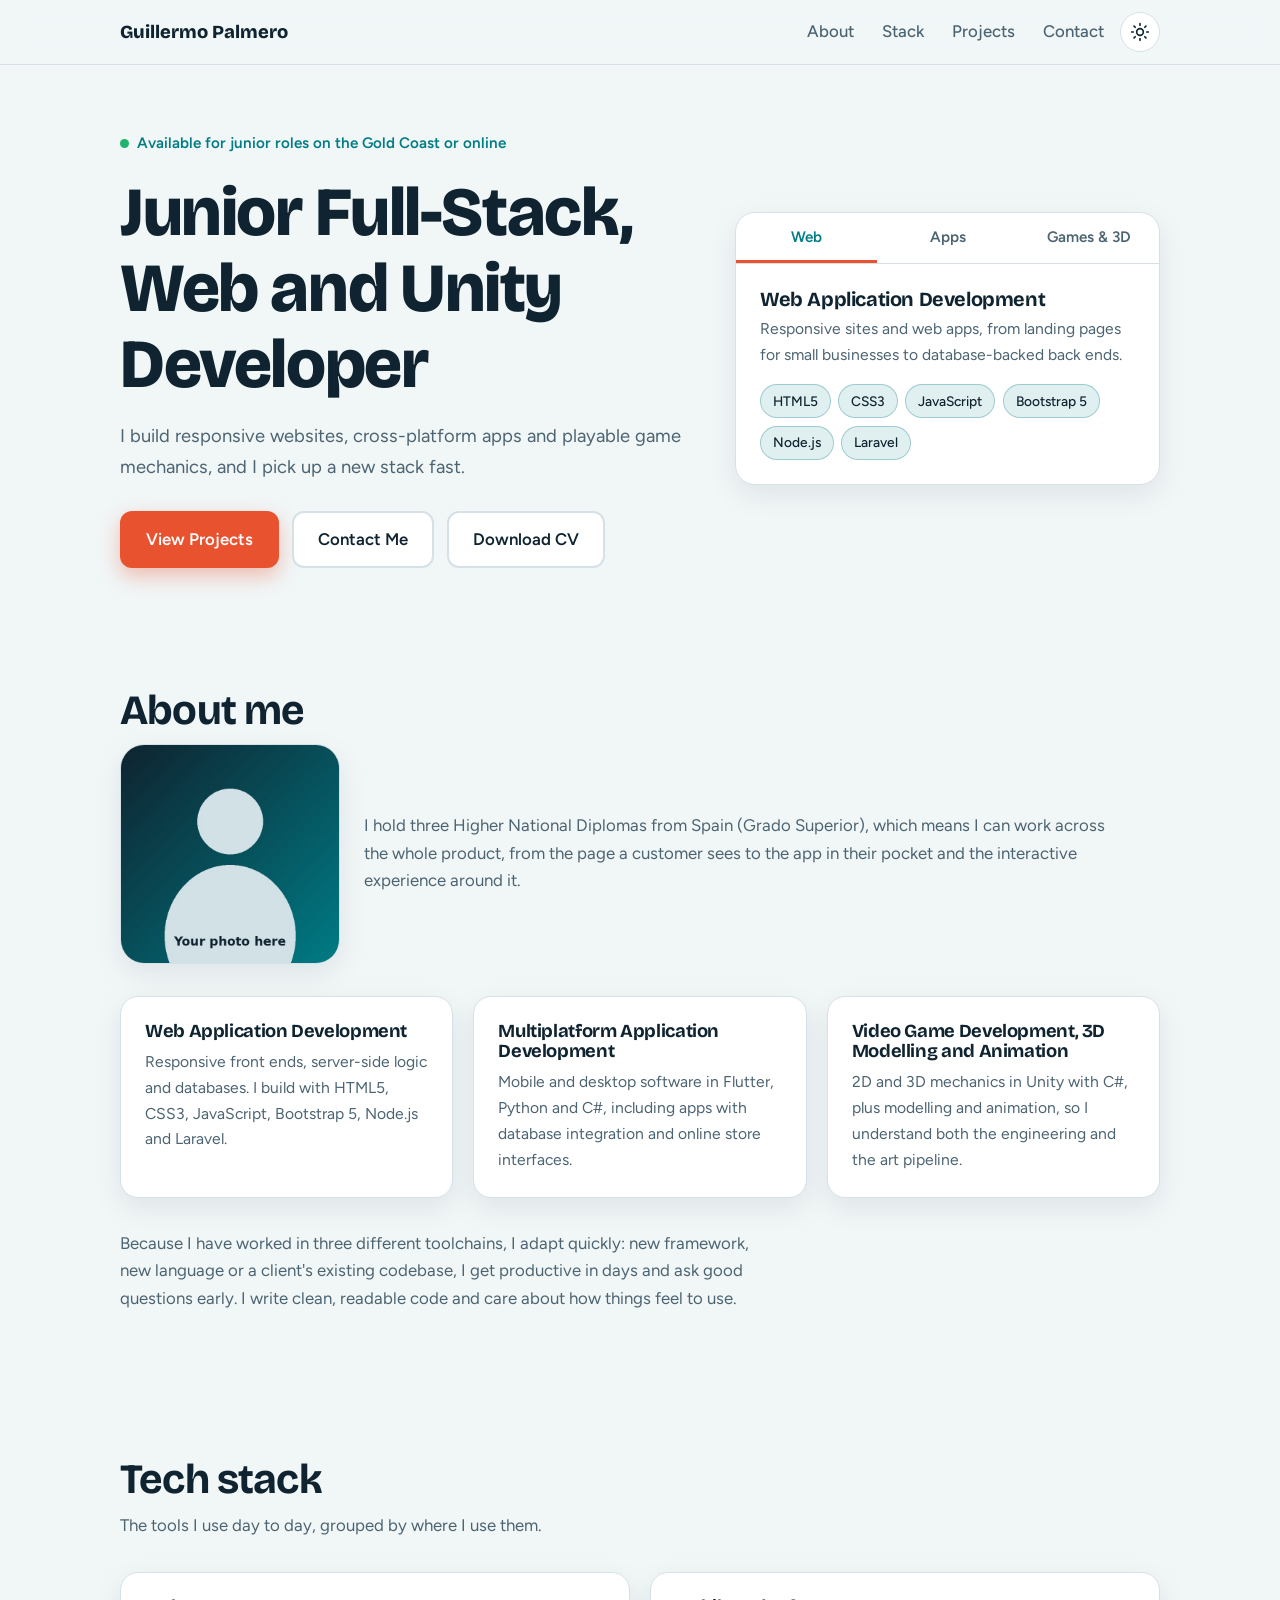
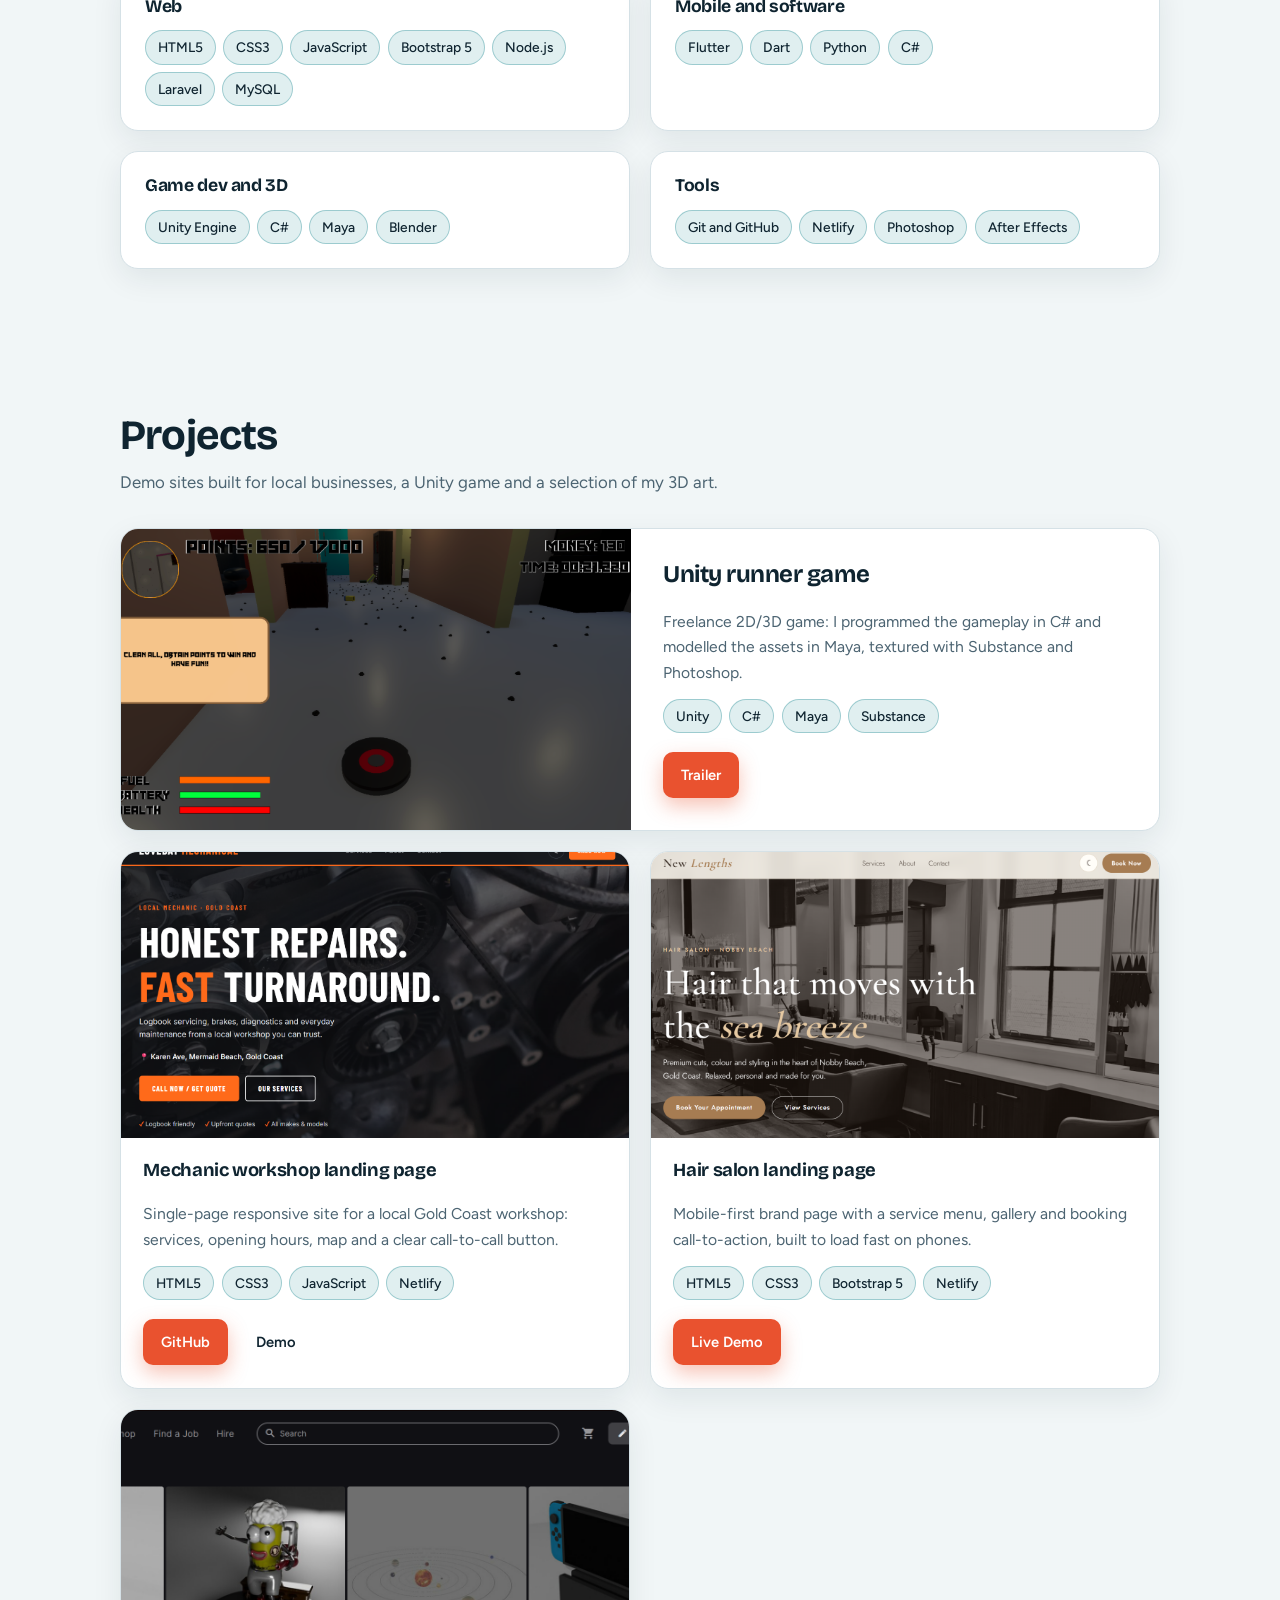
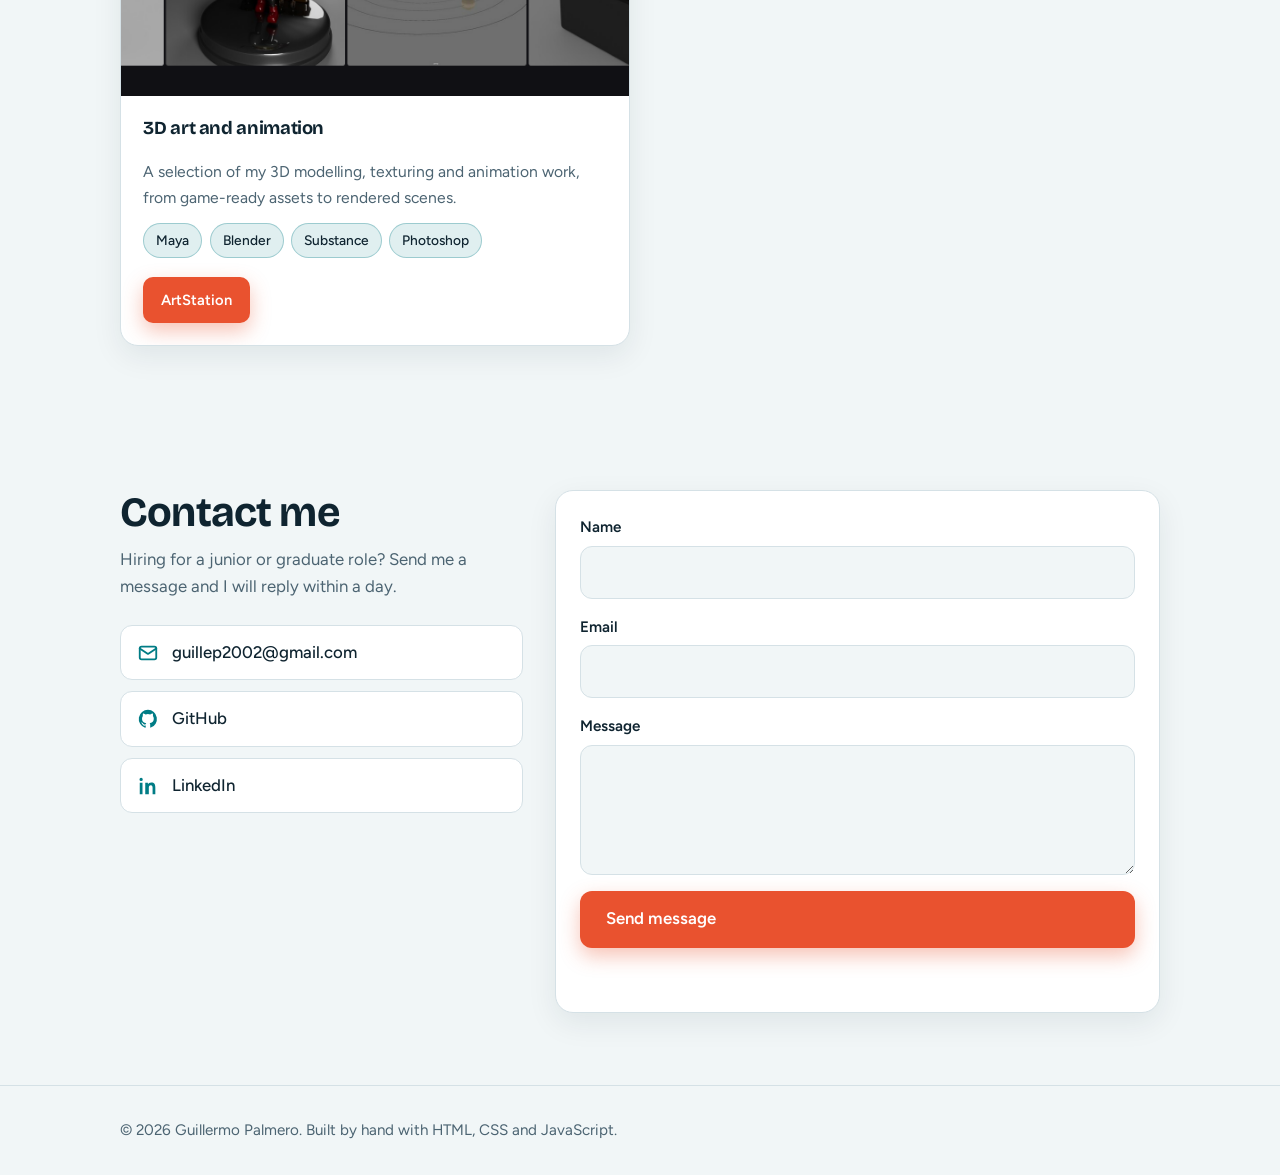
<file: index.html>
<!DOCTYPE html>
<html lang="en">
<head>
<meta charset="UTF-8">
<meta name="viewport" content="width=device-width, initial-scale=1, viewport-fit=cover">
<title>Guillermo Palmero – Junior Full-Stack, Web & Unity Developer</title>
<meta name="description" content="Junior Full-Stack, Web and Unity developer with three Spanish higher degrees (Web, Multiplatform Apps, Game Dev & 3D). Based on the Gold Coast, open to agency roles.">
<link rel="preconnect" href="https://fonts.googleapis.com">
<link rel="preconnect" href="https://fonts.gstatic.com" crossorigin>
<link href="https://fonts.googleapis.com/css2?family=Bricolage+Grotesque:wght@500;700;800&family=Figtree:wght@400;500;600&display=swap" rel="stylesheet">
<link rel="stylesheet" href="css/styles.css">
<link rel="stylesheet" href="css/extras.css">
<meta property="og:type" content="website">
<meta property="og:title" content="Guillermo Palmero – Junior Full-Stack, Web & Unity Developer">
<meta property="og:description" content="Web, apps and game development. Three Spanish higher degrees, based on the Gold Coast.">
<meta property="og:url" content="https://byxgx.github.io/curriculum/">
<meta property="og:image" content="https://byxgx.github.io/curriculum/images/portfolio/og-preview.jpg">
<meta name="twitter:card" content="summary_large_image">
</head>
<body>
<header class="bar">
  <div class="wrap">
    <a class="logo" href="#top">Guillermo Palmero</a>
    <nav aria-label="Main">
      <a class="hide-s" href="#about">About</a>
      <a class="hide-s" href="#stack">Stack</a>
      <a href="#projects">Projects</a>
      <a href="#contact">Contact</a>
      <button class="icon-btn" id="theme" type="button" aria-label="Toggle light and dark mode">
        <svg class="sun" viewBox="0 0 24 24" fill="none" stroke="currentColor" stroke-width="2" stroke-linecap="round"><circle cx="12" cy="12" r="4"/><path d="M12 2v2M12 20v2M4.9 4.9l1.4 1.4M17.7 17.7l1.4 1.4M2 12h2M20 12h2M4.9 19.1l1.4-1.4M17.7 6.3l1.4-1.4"/></svg>
        <svg class="moon" viewBox="0 0 24 24" fill="none" stroke="currentColor" stroke-width="2" stroke-linecap="round" stroke-linejoin="round"><path d="M21 12.8A9 9 0 1 1 11.2 3a7 7 0 0 0 9.8 9.8z"/></svg>
      </button>
    </nav>
  </div>
</header>

<main id="top">
<section class="hero">
  <div class="wrap">
    <div class="rise">
      <span class="badge"><span class="dot"></span>Available for junior roles on the Gold Coast or online</span>
      <h1>Junior Full-Stack, Web and Unity Developer</h1>
      <p class="sub">I build responsive websites, cross-platform apps and playable game mechanics, and I pick up a new stack fast.</p>
      <div class="cta">
        <a class="btn btn-primary" href="#projects">View Projects</a>
        <a class="btn btn-ghost" href="#contact">Contact Me</a>
        <a class="btn btn-ghost" href="cv/Guillermo-Palmero-CV.pdf" download>Download CV</a>
      </div>
    </div>
    <div class="deck rise" style="animation-delay:.15s">
      <div class="tabs" role="tablist" aria-label="My three degrees">
        <button role="tab" aria-selected="true" data-i="0">Web</button>
        <button role="tab" aria-selected="false" data-i="1">Apps</button>
        <button role="tab" aria-selected="false" data-i="2">Games &amp; 3D</button>
      </div>
      <div class="panel" role="tabpanel" id="deck-panel" aria-live="polite"></div>
    </div>
  </div>
</section>

<section id="about">
  <div class="wrap">
    <h2>About me</h2>
    <div class="about-intro"><img class="portrait" src="images/portfolio/profile.jpg" alt="Portrait of Guillermo Palmero" width="220" height="220"><p class="lead story">I hold three Higher National Diplomas from Spain (Grado Superior), which means I can work across the whole product, from the page a customer sees to the app in their pocket and the interactive experience around it.</p></div>
    <div class="about">
      <div class="card"><h3>Web Application Development</h3><p>Responsive front ends, server-side logic and databases. I build with HTML5, CSS3, JavaScript, Bootstrap 5, Node.js and Laravel.</p></div>
      <div class="card"><h3>Multiplatform Application Development</h3><p>Mobile and desktop software in Flutter, Python and C#, including apps with database integration and online store interfaces.</p></div>
      <div class="card"><h3>Video Game Development, 3D Modelling and Animation</h3><p>2D and 3D mechanics in Unity with C#, plus modelling and animation, so I understand both the engineering and the art pipeline.</p></div>
    </div>
    <p class="lead" style="margin:2rem 0 0">Because I have worked in three different toolchains, I adapt quickly: new framework, new language or a client's existing codebase, I get productive in days and ask good questions early. I write clean, readable code and care about how things feel to use.</p>
  </div>
</section>

<section id="stack">
  <div class="wrap">
    <h2>Tech stack</h2>
    <p class="lead">The tools I use day to day, grouped by where I use them.</p>
    <div class="stack">
      <div class="card"><h3>Web</h3><ul class="chips"><li class="chip">HTML5</li><li class="chip">CSS3</li><li class="chip">JavaScript</li><li class="chip">Bootstrap 5</li><li class="chip">Node.js</li><li class="chip">Laravel</li><li class="chip">MySQL</li></ul></div>
      <div class="card"><h3>Mobile and software</h3><ul class="chips"><li class="chip">Flutter</li><li class="chip">Dart</li><li class="chip">Python</li><li class="chip">C#</li></ul></div>
      <div class="card"><h3>Game dev and 3D</h3><ul class="chips"><li class="chip">Unity Engine</li><li class="chip">C#</li><li class="chip">Maya</li><li class="chip">Blender</li></ul></div>
      <div class="card"><h3>Tools</h3><ul class="chips"><li class="chip">Git and GitHub</li><li class="chip">Netlify</li><li class="chip">Photoshop</li><li class="chip">After Effects</li></ul></div>
    </div>
  </div>
</section>

<section id="projects">
  <div class="wrap">
    <h2>Projects</h2>
    <p class="lead">Demo sites built for local businesses, a Unity game and a selection of my 3D art.</p>
    <div class="projects">
      <article class="card proj featured">
        <a class="thumb" href="https://youtu.be/4eCDpfUgiYY" target="_blank" rel="noopener"><img src="images/portfolio/RoonvaRun.png" alt="Roonva Run game screenshot" loading="lazy" width="1280" height="720"></a>
        <div class="body"><h3>Unity runner game</h3><p>Freelance 2D/3D game: I programmed the gameplay in C# and modelled the assets in Maya, textured with Substance and Photoshop.</p>
        <ul class="chips"><li class="chip">Unity</li><li class="chip">C#</li><li class="chip">Maya</li><li class="chip">Substance</li></ul>
        <div class="actions"><a class="btn btn-primary" href="https://youtu.be/4eCDpfUgiYY" target="_blank" rel="noopener">Trailer</a></div></div>
      </article>
      <article class="card proj">
        <a class="thumb" target="_blank" rel="noopener"><img src="images/portfolio/loveday.png" alt="Loveday Mechanical landing page" loading="lazy" width="1280" height="720"></a>
        <div class="body"><h3>Mechanic workshop landing page</h3><p>Single-page responsive site for a local Gold Coast workshop: services, opening hours, map and a clear call-to-call button.</p>
        <ul class="chips"><li class="chip">HTML5</li><li class="chip">CSS3</li><li class="chip">JavaScript</li><li class="chip">Netlify</li></ul>
        <div class="actions"><a class="btn btn-primary" href="https://github.com/ByXgX/loveday-mechanical-demo" target="_blank" rel="noopener">GitHub</a><a class="btn btn-secondary" href="https://byxgx.github.io/loveday-mechanical-demo/" target="_blank" rel="noopener">Demo</a></div></div>
      </article>
      <article class="card proj">
        <a class="thumb" target="_blank" rel="noopener"><img src="images/portfolio/newlengths.png" alt="New Lengths Hair Salon landing page" loading="lazy" width="1280" height="720"></a>
        <div class="body"><h3>Hair salon landing page</h3><p>Mobile-first brand page with a service menu, gallery and booking call-to-action, built to load fast on phones.</p>
        <ul class="chips"><li class="chip">HTML5</li><li class="chip">CSS3</li><li class="chip">Bootstrap 5</li><li class="chip">Netlify</li></ul>
        <div class="actions"><a class="btn btn-primary" href="https://newlengths-nobbybeach.netlify.app" target="_blank" rel="noopener">Live Demo</a></div></div>
      </article>
      <article class="card proj">
        <a class="thumb" href="https://www.artstation.com/guilleeee" target="_blank" rel="noopener"><img src="images/portfolio/artstation.png" alt="3D art preview" loading="lazy" width="1280" height="720"></a>
        <div class="body"><h3>3D art and animation</h3><p>A selection of my 3D modelling, texturing and animation work, from game-ready assets to rendered scenes.</p>
        <ul class="chips"><li class="chip">Maya</li><li class="chip">Blender</li><li class="chip">Substance</li><li class="chip">Photoshop</li></ul>
        <div class="actions"><a class="btn btn-primary" href="https://www.artstation.com/guilleeee" target="_blank" rel="noopener">ArtStation</a></div></div>
      </article>
    </div>
  </div>
</section>

<section id="contact">
  <div class="wrap contact">
    <div>
      <h2>Contact me</h2>
      <p class="lead" style="margin-bottom:0">Hiring for a junior or graduate role? Send me a message and I will reply within a day.</p>
      <div class="links">
        <a href="mailto:guillep2002@gmail.com"><svg viewBox="0 0 24 24" fill="none" stroke="currentColor" stroke-width="2" stroke-linecap="round" stroke-linejoin="round"><rect x="3" y="5" width="18" height="14" rx="2"/><path d="m3 7 9 6 9-6"/></svg>guillep2002@gmail.com</a>
        <a href="https://github.com/ByXgX" target="_blank" rel="noopener"><svg viewBox="0 0 24 24" fill="currentColor"><path d="M12 2a10 10 0 0 0-3.2 19.5c.5.1.7-.2.7-.5v-1.8c-2.8.6-3.4-1.2-3.4-1.2-.5-1.2-1.1-1.5-1.1-1.5-.9-.6.1-.6.1-.6 1 .1 1.5 1 1.5 1 .9 1.5 2.3 1.1 2.9.8.1-.6.3-1.1.6-1.3-2.2-.3-4.6-1.1-4.6-5 0-1.1.4-2 1-2.7-.1-.3-.4-1.3.1-2.7 0 0 .8-.3 2.8 1a9.6 9.6 0 0 1 5 0c1.9-1.3 2.8-1 2.8-1 .5 1.4.2 2.4.1 2.7.6.7 1 1.6 1 2.7 0 3.9-2.4 4.7-4.6 5 .4.3.7.9.7 1.8v2.7c0 .3.2.6.7.5A10 10 0 0 0 12 2z"/></svg>GitHub</a>
        <a href="https://www.linkedin.com/in/guillermo-palmero-fiz-a77741223/" target="_blank" rel="noopener"><svg viewBox="0 0 24 24" fill="currentColor"><path d="M4.5 3A1.8 1.8 0 1 0 4.5 6.6 1.8 1.8 0 0 0 4.5 3zM3 8.5h3V21H3zM9 8.5h2.9v1.7c.5-.9 1.7-2 3.7-2 3.4 0 4.4 2.2 4.4 5.3V21h-3v-6.6c0-1.6-.1-3.3-2-3.3s-2.1 1.5-2.1 3.2V21H9z"/></svg>LinkedIn</a>
      </div>
    </div>
    <form id="form" class="card" novalidate>
      <label>Name<input id="n" name="name" autocomplete="name" required></label>
      <label>Email<input id="e" name="email" type="email" autocomplete="email" required></label>
      <label>Message<textarea id="m" name="message" required></textarea></label>
      <button class="btn btn-primary" type="submit">Send message</button>
      <p id="status" role="status"></p>
    </form>
  </div>
</section>
</main>

<footer><div class="wrap">© 2026 Guillermo Palmero. Built by hand with HTML, CSS and JavaScript.</div></footer>

<script src="js/javascript.js"></script>
</body>
</html>
</file>
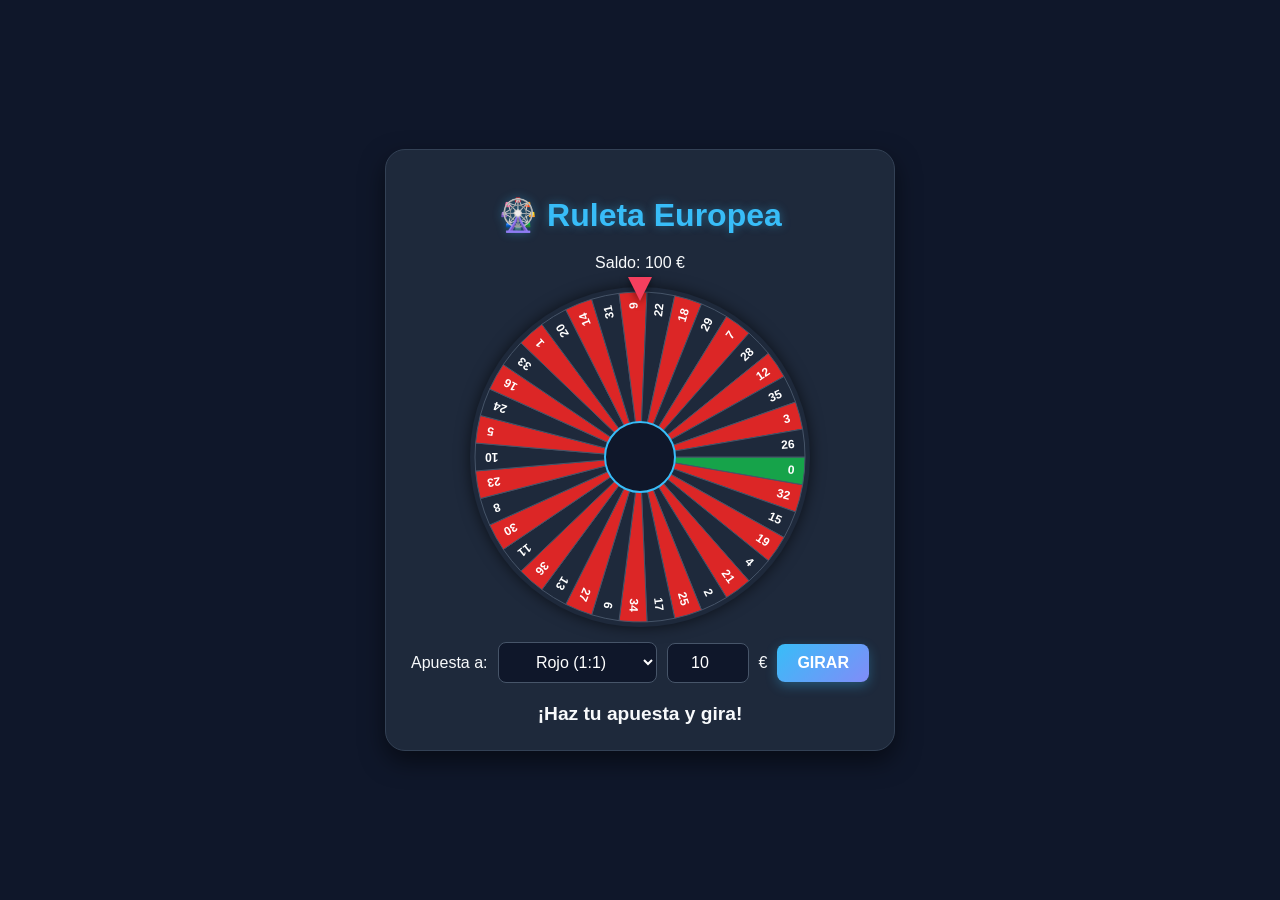
<file: roulette.html>
<!DOCTYPE html>
<html lang="es">
<head>
  <meta charset="UTF-8">
  <title>🎡 Ruleta Europea JS</title>

  <link rel="stylesheet" href="css/roulette.css">
</head>
<body>

  <div class="container">
    <h1>🎡 Ruleta Europea</h1>
    <div id="balance">Saldo: 100 €</div>

    <div class="wheel-container">
      <div class="pointer"></div>
      <canvas id="wheel" width="340" height="340"></canvas>
    </div>

    <div class="controls">
      <label for="betType">Apuesta a:</label>
      <select id="betType">
        <option value="red">Rojo (1:1)</option>
        <option value="black">Negro (1:1)</option>
        <option value="even">Par (1:1)</option>
        <option value="odd">Impar (1:1)</option>
        <option value="0">Número 0 (35:1)</option>
      </select>

      <input type="number" id="betAmount" value="10" min="1" max="100" style="width: 60px;"> €
      <button id="spinBtn" onclick="spinWheel()">GIRAR</button>
    </div>

    <div id="info">¡Haz tu apuesta y gira!</div>
  </div>

  <script src="/js/roulette.js"></script>
</body>
</html>
</file>
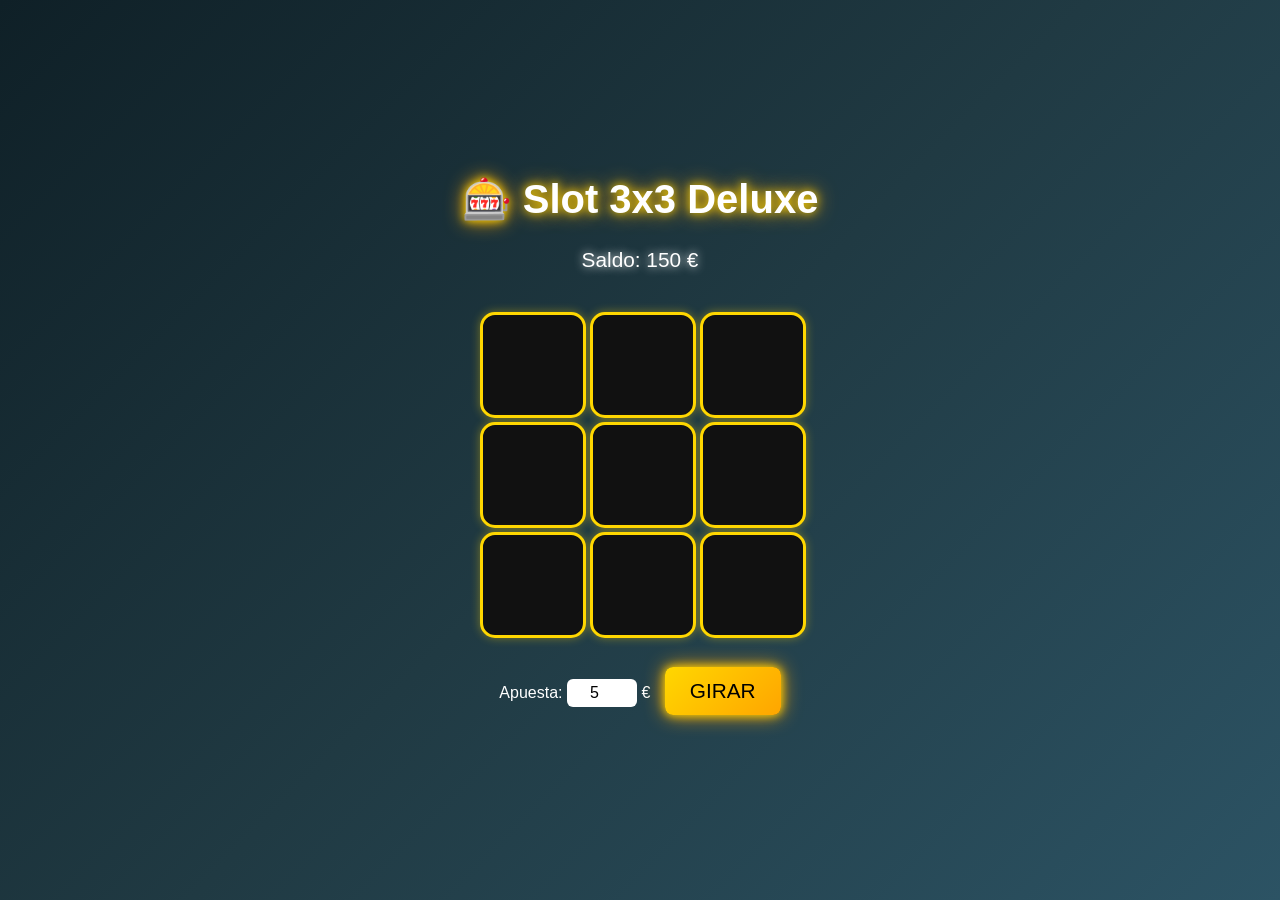
<file: slot.html>
<!DOCTYPE html>
<html lang="es">
<head>
  <meta charset="UTF-8">
  <title>🎰 Slot 3x3 Animada</title>
  <style>
    body {
      font-family: Arial, sans-serif;
      background: linear-gradient(135deg, #0f2027, #203a43, #2c5364);
      color: #fff;
      text-align: center;
      height: 100vh;
      margin: 0;
      display: flex;
      flex-direction: column;
      justify-content: center;
      align-items: center;
    }
    h1 { margin-bottom: 10px; font-size: 2.5em; text-shadow: 0 0 10px gold, 0 0 20px orange; }
    .grid {
      display: grid;
      grid-template-columns: repeat(3, 100px);
      grid-template-rows: repeat(3, 100px);
      gap: 10px;
      margin: 20px auto;
    }
    .cell {
      width: 100px;
      height: 100px;
      border-radius: 15px;
      border: 3px solid gold;
      background: #111;
      display: flex;
      align-items: center;
      justify-content: center;
      font-size: 2em;
      box-shadow: 0 0 10px rgba(255, 215, 0, 0.4);
      transition: background 0.3s, box-shadow 0.3s;
    }
    .cell.win {
      background: #f39c12;
      animation: glow 0.8s infinite alternate;
    }
    @keyframes glow {
      from { box-shadow: 0 0 10px #fff, 0 0 20px #f39c12, 0 0 30px orange; }
      to   { box-shadow: 0 0 20px #fff, 0 0 40px #f39c12, 0 0 60px orange; }
    }
    .controls { margin-top: 15px; }
    input {
      width: 60px; text-align: center; padding: 5px; font-size: 1em;
      border-radius: 6px; border: none;
    }
    button {
      padding: 12px 25px; font-size: 1.3em; margin-left: 10px; cursor: pointer;
      border: none; border-radius: 8px;
      background: linear-gradient(135deg, gold, orange);
      color: #000; box-shadow: 0 0 10px gold, 0 0 20px orange;
      transition: transform 0.2s;
    }
    button:disabled {
      opacity: 0.5;
      cursor: not-allowed;
    }
    #result, #balance { margin-top: 15px; font-size: 1.3em; text-shadow: 0 0 10px #fff; }
  </style>
</head>
<body>
  <h1>🎰 Slot 3x3 Deluxe</h1>
  <p id="balance">Saldo: 150 €</p>

  <div class="grid" id="grid">
    <div class="cell"></div><div class="cell"></div><div class="cell"></div>
    <div class="cell"></div><div class="cell"></div><div class="cell"></div>
    <div class="cell"></div><div class="cell"></div><div class="cell"></div>
  </div>

  <div class="controls">
    <label>Apuesta: </label>
    <input type="number" id="bet" value="5" min="1" max="10"> €
    <button id="spinButton" onclick="spin()">GIRAR</button>
  </div>

  <p id="result"></p>

  <script>
    const symbols = ["🍒", "🍋", "🍉", "⭐", "🍇", "🔔", "💎"];
    const grid = document.querySelectorAll(".cell");
    const resultText = document.getElementById("result");
    const balanceText = document.getElementById("balance");
    const spinButton = document.getElementById("spinButton");

    let balance = 150;

    function spin() {
      let bet = parseInt(document.getElementById("bet").value);
      if (bet > balance) {
        resultText.innerText = "⚠️ No tienes saldo suficiente.";
        return;
      }

      balance -= bet;
      updateBalance();

      resultText.innerText = "Girando... 🎲";
      spinButton.disabled = true; // bloqueamos el botón

      // animación: cambiar símbolos rápido durante 1.5s
      let spinInterval = setInterval(() => {
        grid.forEach(cell => {
          cell.innerText = symbols[Math.floor(Math.random() * symbols.length)];
        });
      }, 100);

      setTimeout(() => {
        clearInterval(spinInterval);
        checkWin(bet);
        spinButton.disabled = false; // desbloqueamos el botón
      }, 1500);
    }

    function checkWin(bet) {
  let cells = Array.from(grid).map(cell => cell.innerText);

  // 1️⃣ eliminamos todas las clases win antes de comprobar
  grid.forEach(cell => cell.classList.remove("win"));

  let winLines = [
    [0,1,2],[3,4,5],[6,7,8], // filas
    [0,3,6],[1,4,7],[2,5,8], // columnas
    [0,4,8],[2,4,6]          // diagonales
  ];

  let won = false;
  let winnings = 0;

  // 2️⃣ recorremos las líneas ganadoras
  winLines.forEach(line => {
    let [a,b,c] = line;
    if (cells[a] === cells[b] && cells[b] === cells[c]) {
      grid[a].classList.add("win");
      grid[b].classList.add("win");
      grid[c].classList.add("win");
      won = true;
      winnings += bet * 3;
    }
  });

  // 3️⃣ mostramos el resultado
  if (won) {
    balance += winnings;
    resultText.innerText = `🎉 ¡GANASTE ${winnings}€! 🎉`;
  } else {
    resultText.innerText = "😢 Intenta otra vez";
  }

  updateBalance();
}


    function updateBalance() {
      balanceText.innerText = `Saldo: ${balance} €`;
    }
  </script>
</body>
</html>
</file>
<file: css/styles.css>
:root{--bg:#F1F6F7;--surface:#FFFFFF;--ink:#0F2430;--muted:#4C6472;--line:#D5E1E6;--teal:#007C85;--teal-ink:#FFFFFF;--coral:#E9522F;--shadow:0 10px 30px rgba(15,36,48,.08);color-scheme:light}
@media (prefers-color-scheme:dark){:root:not([data-theme="light"]){--bg:#0C1A22;--surface:#12262F;--ink:#E8F1F3;--muted:#9AB2BC;--line:#22404C;--teal:#3CC7CF;--teal-ink:#06161C;--coral:#FF7A59;--shadow:0 10px 30px rgba(0,0,0,.35);color-scheme:dark}}
:root[data-theme="dark"]{--bg:#0C1A22;--surface:#12262F;--ink:#E8F1F3;--muted:#9AB2BC;--line:#22404C;--teal:#3CC7CF;--teal-ink:#06161C;--coral:#FF7A59;--shadow:0 10px 30px rgba(0,0,0,.35);color-scheme:dark}
*{box-sizing:border-box}
html{scroll-behavior:smooth;scroll-padding-top:calc(76px + env(safe-area-inset-top,0px))}
:root{padding-top:env(safe-area-inset-top,0px);padding-bottom:env(safe-area-inset-bottom,0px)}
body{margin:0;background:var(--bg);color:var(--ink);font:400 1.05rem/1.65 'Figtree',system-ui,sans-serif;transition:background .3s,color .3s}
body::before{content:"";position:fixed;inset:0 0 auto;height:env(safe-area-inset-top,0px);background:var(--bg);z-index:10}
h1,h2,h3{font-family:'Bricolage Grotesque','Figtree',sans-serif;line-height:1.1;margin:0;letter-spacing:-.02em}
a{color:inherit}
:focus-visible{outline:3px solid var(--coral);outline-offset:3px;border-radius:6px}
.wrap{max-width:1080px;margin:0 auto;padding:0 1.25rem}
section{padding:4.5rem 0}
h2{font-size:clamp(1.9rem,4vw,2.6rem);margin-bottom:.6rem}
.lead{color:var(--muted);max-width:60ch;margin:0 0 2rem}
header.bar{position:sticky;top:env(safe-area-inset-top,0px);z-index:11;background:color-mix(in srgb,var(--bg) 88%,transparent);backdrop-filter:blur(12px);border-bottom:1px solid var(--line)}
.bar .wrap{display:flex;align-items:center;justify-content:space-between;height:64px;gap:1rem}
.logo{font:800 1.15rem 'Bricolage Grotesque',sans-serif;text-decoration:none}
nav{display:flex;gap:.25rem;align-items:center}
nav a{padding:.45rem .75rem;border-radius:8px;text-decoration:none;color:var(--muted);font-weight:500;transition:color .2s,background .2s}
nav a:hover{color:var(--ink);background:var(--surface)}
.icon-btn{width:40px;height:40px;border-radius:50%;border:1px solid var(--line);background:var(--surface);color:var(--ink);cursor:pointer;display:grid;place-items:center;transition:transform .2s,border-color .2s}
.icon-btn:hover{transform:rotate(15deg);border-color:var(--teal)}
.icon-btn svg{width:20px;height:20px}
.moon{display:none}[data-theme="dark"] .moon{display:block}[data-theme="dark"] .sun{display:none}
@media (prefers-color-scheme:dark){:root:not([data-theme="light"]) .moon{display:block}:root:not([data-theme="light"]) .sun{display:none}}
@media (max-width:640px){nav a.hide-s{display:none}}
.btn{display:inline-flex;align-items:center;gap:.5rem;padding:.8rem 1.5rem;border-radius:12px;font-weight:600;text-decoration:none;border:2px solid transparent;cursor:pointer;font:inherit;font-weight:600;transition:transform .2s,box-shadow .2s,background .2s}
.btn:hover{transform:translateY(-3px)}
.btn-primary{background:var(--coral);color:#fff;box-shadow:0 8px 20px color-mix(in srgb,var(--coral) 35%,transparent)}
.btn-primary:hover{box-shadow:0 12px 26px color-mix(in srgb,var(--coral) 45%,transparent)}
.btn-ghost{border-color:var(--line);background:var(--surface);color:var(--ink)}
.btn-ghost:hover{border-color:var(--teal)}
.hero{padding:4rem 0 3rem}
.hero .wrap{display:grid;gap:2.5rem;align-items:center}
@media (min-width:880px){.hero .wrap{grid-template-columns:1.15fr .85fr}}
.hero h1{font-size:clamp(2.4rem,6.5vw,4.3rem);font-weight:800}
.hero p.sub{font-size:1.15rem;color:var(--muted);max-width:48ch;margin:1.2rem 0 1.8rem}
.cta{display:flex;flex-wrap:wrap;gap:.8rem}
.badge{display:inline-flex;align-items:center;gap:.5rem;font-weight:600;font-size:.95rem;margin-bottom:1.2rem;color:var(--teal)}
.dot{width:9px;height:9px;border-radius:50%;background:#1FB36B;box-shadow:0 0 0 0 rgba(31,179,107,.6);animation:pulse 2s infinite}
@keyframes pulse{70%{box-shadow:0 0 0 9px rgba(31,179,107,0)}100%{box-shadow:0 0 0 0 rgba(31,179,107,0)}}
.rise{animation:rise .8s cubic-bezier(.2,.7,.2,1) both}
@keyframes rise{from{opacity:0;transform:translateY(24px)}}
.deck{background:var(--surface);border:1px solid var(--line);border-radius:20px;box-shadow:var(--shadow);overflow:hidden}
.tabs{display:flex;border-bottom:1px solid var(--line)}
.tabs button{flex:1;padding:.9rem .5rem;background:none;border:0;border-bottom:3px solid transparent;color:var(--muted);font:600 .95rem 'Figtree',sans-serif;cursor:pointer;transition:color .2s,background .2s}
.tabs button:hover{color:var(--ink);background:color-mix(in srgb,var(--teal) 7%,transparent)}
.tabs button[aria-selected="true"]{color:var(--teal);border-bottom-color:var(--coral)}
.panel{padding:1.5rem;min-height:215px}
.panel h3{font-size:1.25rem;margin-bottom:.4rem}
.panel p{margin:0 0 1rem;color:var(--muted);font-size:.98rem}
.chips{display:flex;flex-wrap:wrap;gap:.45rem;margin:0;padding:0;list-style:none}
.chip{padding:.3rem .75rem;border-radius:999px;background:color-mix(in srgb,var(--teal) 12%,transparent);color:var(--ink);font-size:.86rem;font-weight:500;border:1px solid color-mix(in srgb,var(--teal) 30%,transparent)}
.about{display:grid;gap:1.25rem}
@media (min-width:880px){.about{grid-template-columns:repeat(3,1fr)}}
.card{background:var(--surface);border:1px solid var(--line);border-radius:18px;padding:1.5rem;box-shadow:var(--shadow);transition:transform .25s,border-color .25s}
.card:hover{transform:translateY(-5px);border-color:var(--teal)}
.card h3{font-size:1.15rem;margin-bottom:.5rem}
.card p{margin:0;color:var(--muted);font-size:.98rem}
.story{max-width:68ch;margin-bottom:2rem}
.stack{display:grid;gap:1.25rem}
@media (min-width:700px){.stack{grid-template-columns:1fr 1fr}}
.stack h3{font-size:1.1rem;margin-bottom:.9rem}
.projects{display:grid;gap:1.25rem}
@media (min-width:700px){.projects{grid-template-columns:1fr 1fr}}
.proj{display:flex;flex-direction:column;padding:0;overflow:hidden}
.thumb{height:150px;display:grid;place-items:center;font:800 1.5rem 'Bricolage Grotesque',sans-serif;color:#fff;letter-spacing:-.01em;padding:1rem;text-align:center}
.proj .body{padding:1.4rem;display:flex;flex-direction:column;gap:.8rem;flex:1}
.proj .actions{display:flex;gap:.6rem;margin-top:auto;padding-top:.4rem}
.proj .btn{padding:.55rem 1rem;font-size:.92rem;border-radius:10px}
.contact{display:grid;gap:2rem}
@media (min-width:880px){.contact{grid-template-columns:.8fr 1.2fr}}
.links{display:grid;gap:.7rem;margin-top:1.5rem}
.links a{display:flex;align-items:center;gap:.8rem;padding:.8rem 1rem;border-radius:12px;border:1px solid var(--line);background:var(--surface);text-decoration:none;font-weight:500;transition:transform .2s,border-color .2s}
.links a:hover{transform:translateX(5px);border-color:var(--teal)}
.links svg{width:22px;height:22px;color:var(--teal);flex:none}
form{display:grid;gap:1rem}
label{display:grid;gap:.35rem;font-weight:600;font-size:.95rem}
input,textarea{font:inherit;padding:.8rem 1rem;border-radius:12px;border:1px solid var(--line);background:var(--bg);color:var(--ink);transition:border-color .2s,box-shadow .2s}
input:focus,textarea:focus{outline:none;border-color:var(--teal);box-shadow:0 0 0 3px color-mix(in srgb,var(--teal) 25%,transparent)}
textarea{min-height:130px;resize:vertical}
#status{min-height:1.5rem;margin:0;color:var(--teal);font-weight:500}
footer{border-top:1px solid var(--line);padding:2rem 0;color:var(--muted);font-size:.95rem}
@media (prefers-reduced-motion:reduce){*{animation:none!important;transition:none!important;scroll-behavior:auto!important}}
</file>
<file: css/extras.css>
.thumb{display:block;height:auto;aspect-ratio:16/9;padding:0;overflow:hidden;background:var(--line)}
.thumb img{display:block;width:100%;height:100%;object-fit:cover;transition:transform .5s}
.card:hover .thumb img{transform:scale(1.05)}
.about-intro{display:grid;gap:1.5rem;align-items:center;justify-items:center;margin-bottom:2rem}
.about-intro .story{margin:0}
.portrait{width:200px;height:200px;border-radius:24px;object-fit:cover;border:1px solid var(--line);box-shadow:var(--shadow)}
@media (min-width:700px){
  .about-intro{grid-template-columns:220px 1fr;justify-items:start}
  .portrait{width:220px;height:220px}
  .featured{grid-column:1/-1;flex-direction:row}
  .featured .thumb{flex:1.1;aspect-ratio:auto;min-height:280px}
  .featured .body{flex:1;justify-content:center;padding:2rem}
  .featured .body h3{font-size:1.5rem}
}
</file>
<file: css/roulette.css>
body {
      font-family: 'Segoe UI', Tahoma, Geneva, Verdana, sans-serif;
      background: #0f172a;
      color: #f8fafc;
      margin: 0;
      display: flex;
      flex-direction: column;
      align-items: center;
      justify-content: center;
      min-height: 100vh;
    }

    h1 {
      margin-bottom: 5px;
      color: #38bdf8;
      text-shadow: 0 0 10px rgba(56, 189, 248, 0.4);
    }

    .container {
      display: flex;
      flex-direction: column;
      align-items: center;
      gap: 15px;
      background: #1e293b;
      padding: 25px;
      border-radius: 20px;
      box-shadow: 0 10px 25px rgba(0,0,0,0.5);
      border: 1px solid #334155;
    }

    .wheel-container {
      position: relative;
      width: 340px;
      height: 340px;
    }

    /* Flecha superior que indica el número ganador */
    .pointer {
      position: absolute;
      top: -10px;
      left: 50%;
      transform: translateX(-50%);
      width: 0;
      height: 0;
      border-left: 12px solid transparent;
      border-right: 12px solid transparent;
      border-top: 24px solid #f43f5e;
      z-index: 10;
      filter: drop-shadow(0 2px 4px rgba(0,0,0,0.5));
    }

    canvas {
      border-radius: 50%;
      box-shadow: 0 0 15px rgba(0,0,0,0.6);
    }

    .controls {
      display: flex;
      gap: 10px;
      align-items: center;
    }

    input, select {
      padding: 10px;
      border-radius: 8px;
      border: 1px solid #475569;
      background: #0f172a;
      color: #fff;
      font-size: 1rem;
      text-align: center;
    }

    button {
      padding: 10px 20px;
      font-size: 1rem;
      font-weight: bold;
      border: none;
      border-radius: 8px;
      background: linear-gradient(135deg, #38bdf8, #818cf8);
      color: #fff;
      cursor: pointer;
      box-shadow: 0 4px 12px rgba(56, 189, 248, 0.3);
      transition: transform 0.1s, opacity 0.2s;
    }

    button:hover { transform: translateY(-2px); }
    button:disabled { opacity: 0.5; cursor: not-allowed; transform: none; }

    #info {
      font-size: 1.2rem;
      font-weight: 600;
      margin-top: 5px;
    }

    .win { color: #4ade80; }
    .lose { color: #f87171; }
</file>
